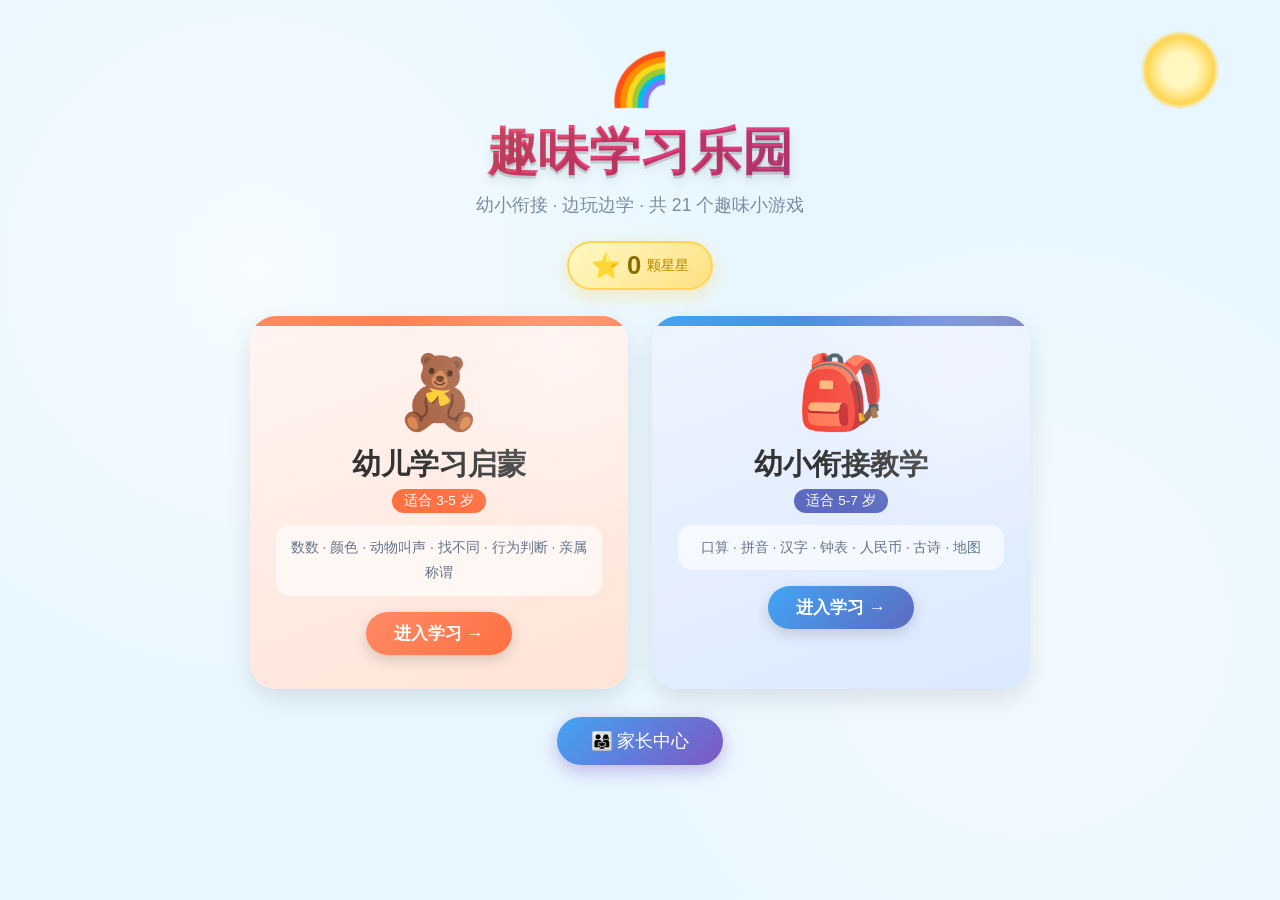
<file: index.html>
<!DOCTYPE html>
<html lang="zh-CN">
<head>
<meta charset="UTF-8">
<meta name="viewport" content="width=device-width, initial-scale=1.0">
<title>幼小衔接 · 趣味学习乐园</title>
<link rel="stylesheet" href="style.css">
</head>
<body>
<!-- ===== 分类首页 ===== -->
<div id="menuScreen" class="screen active">
  <div class="sky">
    <div class="sun"></div>
    <div class="cloud c1"></div>
    <div class="cloud c2"></div>
  </div>

  <header class="home-header">
    <div class="home-logo">🌈</div>
    <h1 class="title">趣味学习乐园</h1>
    <p class="subtitle">幼小衔接 · 边玩边学 · 共 21 个趣味小游戏</p>
    <div class="home-stars">
      <span class="home-stars-icon">⭐</span>
      <span class="home-stars-num" id="totalStars">0</span>
      <span class="home-stars-label">颗星星</span>
    </div>
  </header>

  <!-- 分类入口 -->
  <div class="category-grid">
    <a class="category-card cat-preschool" href="preschool.html">
      <div class="category-card-inner">
        <div class="category-emoji">🧸</div>
        <div class="category-name">幼儿学习启蒙</div>
        <div class="category-desc">适合 3-5 岁</div>
        <div class="category-games">数数 · 颜色 · 动物叫声 · 找不同 · 行为判断 · 亲属称谓</div>
        <div class="category-btn">进入学习 →</div>
      </div>
    </a>
    <a class="category-card cat-primary" href="primary.html">
      <div class="category-card-inner">
        <div class="category-emoji">🎒</div>
        <div class="category-name">幼小衔接教学</div>
        <div class="category-desc">适合 5-7 岁</div>
        <div class="category-games">口算 · 拼音 · 汉字 · 钟表 · 人民币 · 古诗 · 地图</div>
        <div class="category-btn">进入学习 →</div>
      </div>
    </a>
  </div>

  <footer class="home-footer">
    <button class="btn parent-btn" id="reportBtn">👨‍👩‍👧 家长中心</button>
  </footer>
</div>

<!-- ===== 家长中心弹层（菜单） ===== -->
<div id="parentMenu" class="parent-menu hidden">
  <div class="parent-menu-box">
    <div class="parent-menu-title">👨‍👩‍👧 家长中心</div>
    <button class="parent-menu-item" id="parentReportBtn">📊 学习报告</button>
    <button class="parent-menu-item danger" id="parentResetBtn">🔄 重置星星</button>
    <button class="parent-menu-item danger" id="parentResetAllBtn">🗑️ 清除全部记录</button>
    <button class="parent-menu-item cancel" id="parentMenuCancel">✖ 关闭</button>
  </div>
</div>

<!-- ===== 家长学习报告屏 ===== -->
<div id="reportScreen" class="screen">
  <div class="game-topbar">
    <button class="btn back-btn" id="reportBackBtn">← 返回首页</button>
    <div class="game-title">📊 家长学习报告</div>
    <div class="game-score">⭐ <span id="reportTotalStars">0</span></div>
  </div>
  <div class="report-summary" id="reportSummary"></div>
  <div class="report-body">
    <div class="report-panel">
      <div class="report-panel-title">能力雷达图</div>
      <canvas id="radarCanvas" width="360" height="300"></canvas>
      <div class="radar-legend" id="radarLegend"></div>
    </div>
    <div class="report-panel">
      <div class="report-panel-title">各游戏表现</div>
      <div class="report-list" id="reportList"></div>
    </div>
  </div>
  <div class="report-actions">
    <button class="btn ghost-btn" id="reportResetBtn">🗑️ 清除全部记录</button>
  </div>
</div>

<!-- ===== 游戏容器（首页不直接用，但保留以防万一） ===== -->
<div id="gameScreen" class="screen">
  <div class="game-topbar">
    <button class="btn back-btn" id="backBtn">← 返回</button>
    <div class="game-title" id="gameTitle"></div>
    <div class="game-score">⭐ <span id="gameStars">0</span></div>
  </div>
  <div id="gameArea"></div>
</div>

<!-- ===== 弹窗 ===== -->
<div id="modal" class="modal hidden">
  <div class="modal-box">
    <div class="modal-emoji" id="modalEmoji">🎉</div>
    <div class="modal-title" id="modalTitle"></div>
    <div class="modal-text" id="modalText"></div>
    <button class="btn primary-btn" id="modalBtn">再来一局</button>
    <button class="btn ghost-btn" id="modalBackBtn">返回首页</button>
  </div>
</div>

<!-- 音效 -->
<audio id="snd-correct" preload="auto"></audio>
<audio id="snd-wrong" preload="auto"></audio>
<audio id="snd-win" preload="auto"></audio>
<audio id="snd-click" preload="auto"></audio>

<script src="game.js"></script>
</body>
</html>
</file>
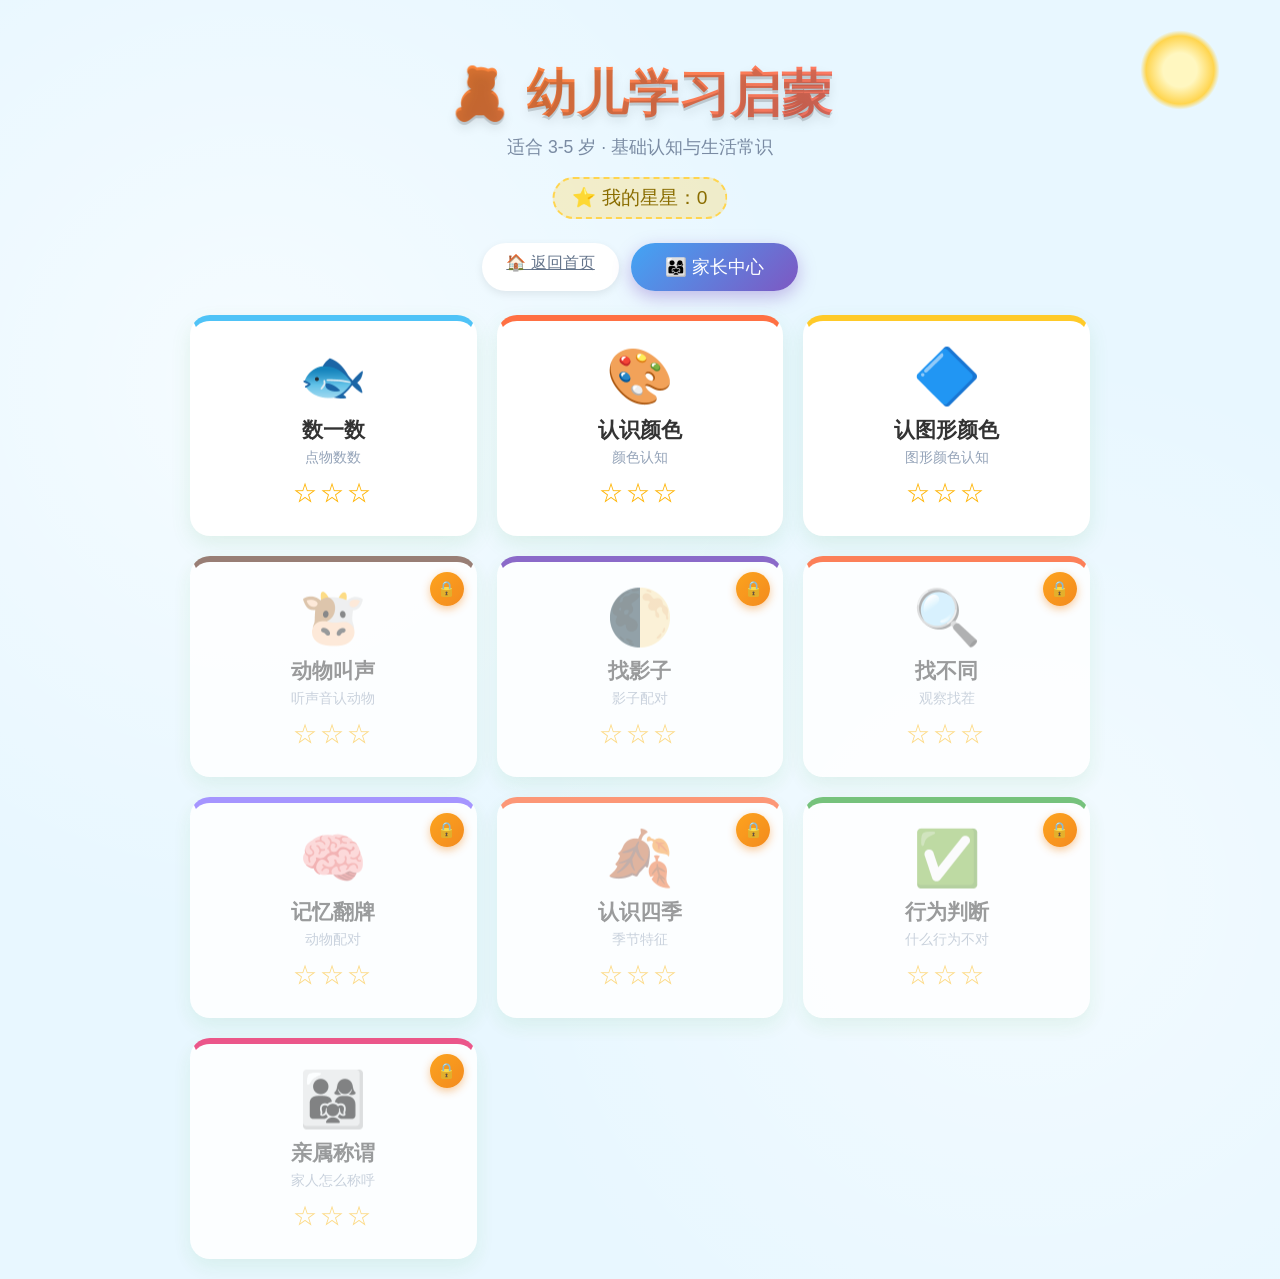
<file: preschool.html>
<!DOCTYPE html>
<html lang="zh-CN">
<head>
<meta charset="UTF-8">
<meta name="viewport" content="width=device-width, initial-scale=1.0">
<title>幼儿学习启蒙 · 趣味学习乐园</title>
<link rel="stylesheet" href="style.css">
</head>
<body>
<!-- ===== 幼儿学习启蒙菜单 ===== -->
<div id="menuScreen" class="screen active">
  <div class="sky">
    <div class="sun"></div>
    <div class="cloud c1"></div>
    <div class="cloud c2"></div>
  </div>
  <h1 class="title">🧸 幼儿学习启蒙</h1>
  <p class="subtitle">适合 3-5 岁 · 基础认知与生活常识</p>
  <div class="star-total">⭐ 我的星星：<span id="totalStars">0</span></div>
  <div class="page-actions">
    <a class="btn back-btn" href="index.html">🏠 返回首页</a>
    <button class="btn parent-btn" id="reportBtn">👨‍👩‍👧 家长中心</button>
  </div>
  <div class="menu-grid">
    <div class="card" data-game="count">
      <div class="card-icon">🐟</div>
      <div class="card-name">数一数</div>
      <div class="card-desc">点物数数</div>
      <div class="card-stars" id="stars-count">☆☆☆</div>
    </div>
    <div class="card" data-game="colors">
      <div class="card-icon">🎨</div>
      <div class="card-name">认识颜色</div>
      <div class="card-desc">颜色认知</div>
      <div class="card-stars" id="stars-colors">☆☆☆</div>
    </div>
    <div class="card" data-game="shapes">
      <div class="card-icon">🔷</div>
      <div class="card-name">认图形颜色</div>
      <div class="card-desc">图形颜色认知</div>
      <div class="card-stars" id="stars-shapes">☆☆☆</div>
    </div>
    <div class="card" data-game="animal">
      <div class="card-icon">🐮</div>
      <div class="card-name">动物叫声</div>
      <div class="card-desc">听声音认动物</div>
      <div class="card-stars" id="stars-animal">☆☆☆</div>
    </div>
    <div class="card" data-game="shadow">
      <div class="card-icon">🌓</div>
      <div class="card-name">找影子</div>
      <div class="card-desc">影子配对</div>
      <div class="card-stars" id="stars-shadow">☆☆☆</div>
    </div>
    <div class="card" data-game="spot">
      <div class="card-icon">🔍</div>
      <div class="card-name">找不同</div>
      <div class="card-desc">观察找茬</div>
      <div class="card-stars" id="stars-spot">☆☆☆</div>
    </div>
    <div class="card" data-game="memory">
      <div class="card-icon">🧠</div>
      <div class="card-name">记忆翻牌</div>
      <div class="card-desc">动物配对</div>
      <div class="card-stars" id="stars-memory">☆☆☆</div>
    </div>
    <div class="card" data-game="season">
      <div class="card-icon">🍂</div>
      <div class="card-name">认识四季</div>
      <div class="card-desc">季节特征</div>
      <div class="card-stars" id="stars-season">☆☆☆</div>
    </div>
    <div class="card" data-game="behavior">
      <div class="card-icon">✅</div>
      <div class="card-name">行为判断</div>
      <div class="card-desc">什么行为不对</div>
      <div class="card-stars" id="stars-behavior">☆☆☆</div>
    </div>
    <div class="card" data-game="family">
      <div class="card-icon">👨‍👩‍👧</div>
      <div class="card-name">亲属称谓</div>
      <div class="card-desc">家人怎么称呼</div>
      <div class="card-stars" id="stars-family">☆☆☆</div>
    </div>
  </div>
</div>

<!-- ===== 家长中心弹层（菜单） ===== -->
<div id="parentMenu" class="parent-menu hidden">
  <div class="parent-menu-box">
    <div class="parent-menu-title">👨‍👩‍👧 家长中心</div>
    <button class="parent-menu-item" id="parentReportBtn">📊 学习报告</button>
    <button class="parent-menu-item danger" id="parentResetBtn">🔄 重置星星</button>
    <button class="parent-menu-item danger" id="parentResetAllBtn">🗑️ 清除全部记录</button>
    <button class="parent-menu-item cancel" id="parentMenuCancel">✖ 关闭</button>
  </div>
</div>

<!-- ===== 家长学习报告屏 ===== -->
<div id="reportScreen" class="screen">
  <div class="game-topbar">
    <button class="btn back-btn" id="reportBackBtn">← 返回</button>
    <div class="game-title">📊 学习报告</div>
    <div class="game-score">⭐ <span id="reportTotalStars">0</span></div>
  </div>
  <div class="report-summary" id="reportSummary"></div>
  <div class="report-body">
    <div class="report-panel">
      <div class="report-panel-title">能力雷达图</div>
      <canvas id="radarCanvas" width="360" height="300"></canvas>
      <div class="radar-legend" id="radarLegend"></div>
    </div>
    <div class="report-panel">
      <div class="report-panel-title">各游戏表现</div>
      <div class="report-list" id="reportList"></div>
    </div>
  </div>
  <div class="report-actions">
    <button class="btn ghost-btn" id="reportResetBtn">🗑️ 清除全部记录</button>
  </div>
</div>

<!-- ===== 游戏容器 ===== -->
<div id="gameScreen" class="screen">
  <div class="game-topbar">
    <button class="btn back-btn" id="backBtn">← 返回</button>
    <div class="game-title" id="gameTitle"></div>
    <div class="game-score">⭐ <span id="gameStars">0</span></div>
  </div>
  <div id="gameArea"></div>
</div>

<!-- ===== 弹窗 ===== -->
<div id="modal" class="modal hidden">
  <div class="modal-box">
    <div class="modal-emoji" id="modalEmoji">🎉</div>
    <div class="modal-title" id="modalTitle"></div>
    <div class="modal-text" id="modalText"></div>
    <button class="btn primary-btn" id="modalBtn">再来一局</button>
    <button class="btn ghost-btn" id="modalBackBtn">返回首页</button>
  </div>
</div>

<!-- 音效 -->
<audio id="snd-correct" preload="auto"></audio>
<audio id="snd-wrong" preload="auto"></audio>
<audio id="snd-win" preload="auto"></audio>
<audio id="snd-click" preload="auto"></audio>

<script src="game.js"></script>
</body>
</html>
</file>
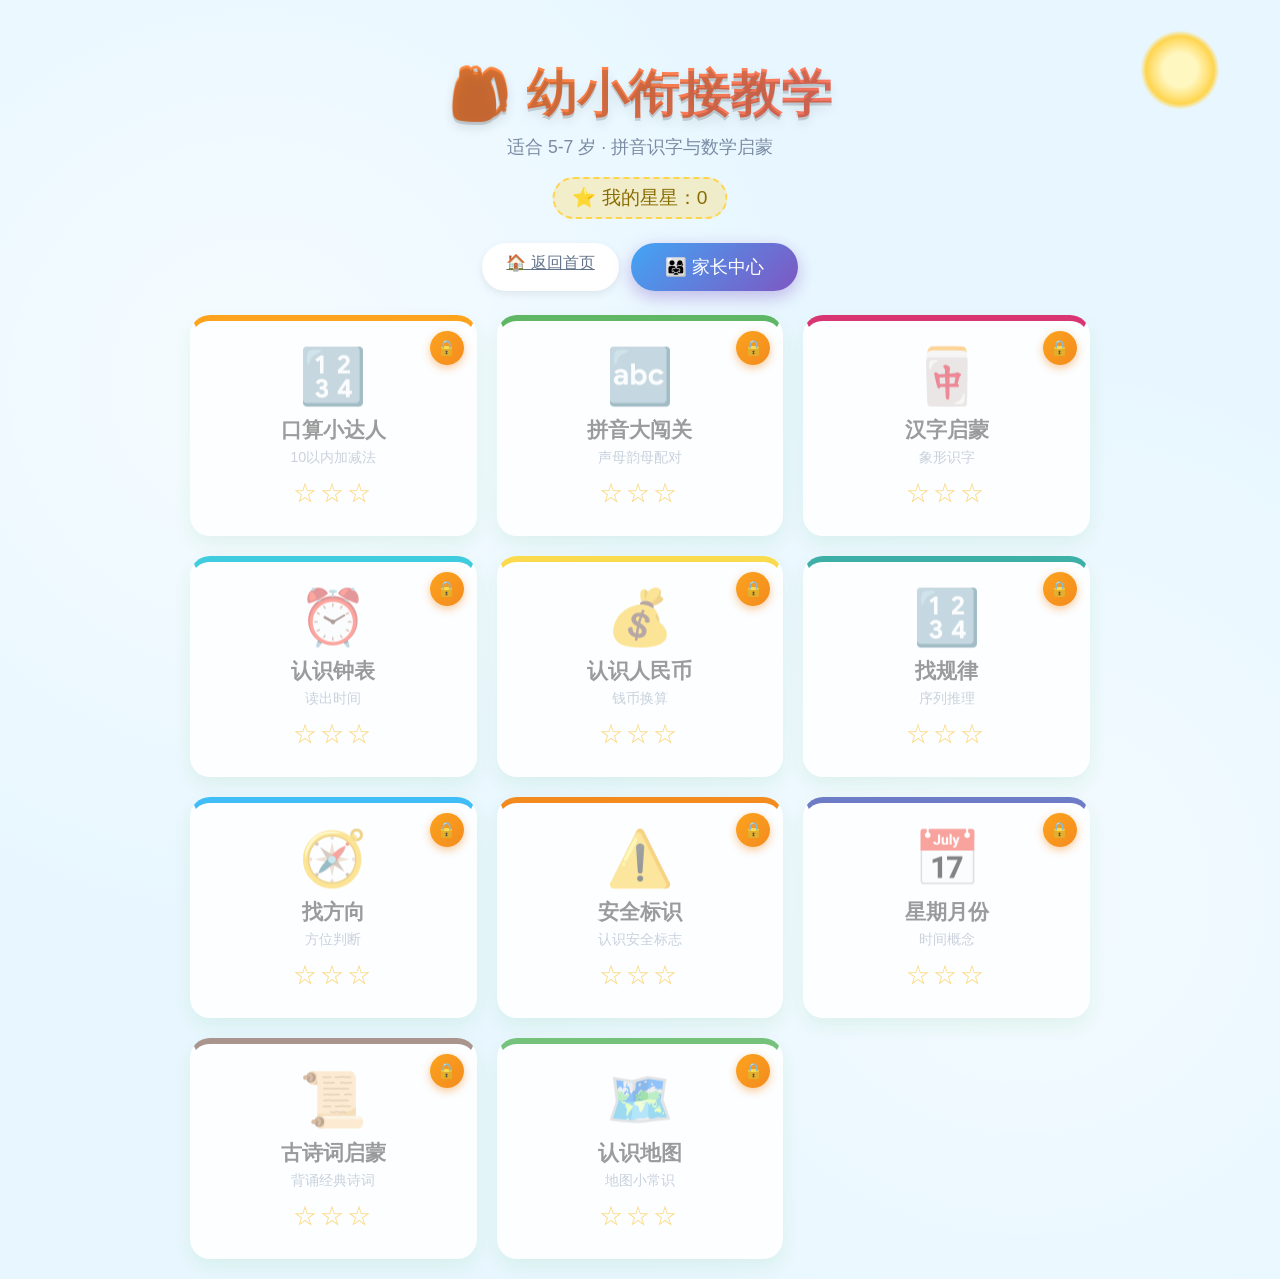
<file: primary.html>
<!DOCTYPE html>
<html lang="zh-CN">
<head>
<meta charset="UTF-8">
<meta name="viewport" content="width=device-width, initial-scale=1.0">
<title>幼小衔接教学 · 趣味学习乐园</title>
<link rel="stylesheet" href="style.css">
</head>
<body>
<!-- ===== 幼小衔接教学菜单 ===== -->
<div id="menuScreen" class="screen active">
  <div class="sky">
    <div class="sun"></div>
    <div class="cloud c1"></div>
    <div class="cloud c2"></div>
  </div>
  <h1 class="title">🎒 幼小衔接教学</h1>
  <p class="subtitle">适合 5-7 岁 · 拼音识字与数学启蒙</p>
  <div class="star-total">⭐ 我的星星：<span id="totalStars">0</span></div>
  <div class="page-actions">
    <a class="btn back-btn" href="index.html">🏠 返回首页</a>
    <button class="btn parent-btn" id="reportBtn">👨‍👩‍👧 家长中心</button>
  </div>
  <div class="menu-grid">
    <div class="card" data-game="math">
      <div class="card-icon">🔢</div>
      <div class="card-name">口算小达人</div>
      <div class="card-desc">10以内加减法</div>
      <div class="card-stars" id="stars-math">☆☆☆</div>
    </div>
    <div class="card" data-game="pinyin">
      <div class="card-icon">🔤</div>
      <div class="card-name">拼音大闯关</div>
      <div class="card-desc">声母韵母配对</div>
      <div class="card-stars" id="stars-pinyin">☆☆☆</div>
    </div>
    <div class="card" data-game="hanzi">
      <div class="card-icon">🀄</div>
      <div class="card-name">汉字启蒙</div>
      <div class="card-desc">象形识字</div>
      <div class="card-stars" id="stars-hanzi">☆☆☆</div>
    </div>
    <div class="card" data-game="clock">
      <div class="card-icon">⏰</div>
      <div class="card-name">认识钟表</div>
      <div class="card-desc">读出时间</div>
      <div class="card-stars" id="stars-clock">☆☆☆</div>
    </div>
    <div class="card" data-game="money">
      <div class="card-icon">💰</div>
      <div class="card-name">认识人民币</div>
      <div class="card-desc">钱币换算</div>
      <div class="card-stars" id="stars-money">☆☆☆</div>
    </div>
    <div class="card" data-game="pattern">
      <div class="card-icon">🔢</div>
      <div class="card-name">找规律</div>
      <div class="card-desc">序列推理</div>
      <div class="card-stars" id="stars-pattern">☆☆☆</div>
    </div>
    <div class="card" data-game="direction">
      <div class="card-icon">🧭</div>
      <div class="card-name">找方向</div>
      <div class="card-desc">方位判断</div>
      <div class="card-stars" id="stars-direction">☆☆☆</div>
    </div>
    <div class="card" data-game="safety">
      <div class="card-icon">⚠️</div>
      <div class="card-name">安全标识</div>
      <div class="card-desc">认识安全标志</div>
      <div class="card-stars" id="stars-safety">☆☆☆</div>
    </div>
    <div class="card" data-game="calendar">
      <div class="card-icon">📅</div>
      <div class="card-name">星期月份</div>
      <div class="card-desc">时间概念</div>
      <div class="card-stars" id="stars-calendar">☆☆☆</div>
    </div>
    <div class="card" data-game="poem">
      <div class="card-icon">📜</div>
      <div class="card-name">古诗词启蒙</div>
      <div class="card-desc">背诵经典诗词</div>
      <div class="card-stars" id="stars-poem">☆☆☆</div>
    </div>
    <div class="card" data-game="map">
      <div class="card-icon">🗺️</div>
      <div class="card-name">认识地图</div>
      <div class="card-desc">地图小常识</div>
      <div class="card-stars" id="stars-map">☆☆☆</div>
    </div>
  </div>
</div>

<!-- ===== 家长中心弹层（菜单） ===== -->
<div id="parentMenu" class="parent-menu hidden">
  <div class="parent-menu-box">
    <div class="parent-menu-title">👨‍👩‍👧 家长中心</div>
    <button class="parent-menu-item" id="parentReportBtn">📊 学习报告</button>
    <button class="parent-menu-item danger" id="parentResetBtn">🔄 重置星星</button>
    <button class="parent-menu-item danger" id="parentResetAllBtn">🗑️ 清除全部记录</button>
    <button class="parent-menu-item cancel" id="parentMenuCancel">✖ 关闭</button>
  </div>
</div>

<!-- ===== 家长学习报告屏 ===== -->
<div id="reportScreen" class="screen">
  <div class="game-topbar">
    <button class="btn back-btn" id="reportBackBtn">← 返回</button>
    <div class="game-title">📊 学习报告</div>
    <div class="game-score">⭐ <span id="reportTotalStars">0</span></div>
  </div>
  <div class="report-summary" id="reportSummary"></div>
  <div class="report-body">
    <div class="report-panel">
      <div class="report-panel-title">能力雷达图</div>
      <canvas id="radarCanvas" width="360" height="300"></canvas>
      <div class="radar-legend" id="radarLegend"></div>
    </div>
    <div class="report-panel">
      <div class="report-panel-title">各游戏表现</div>
      <div class="report-list" id="reportList"></div>
    </div>
  </div>
  <div class="report-actions">
    <button class="btn ghost-btn" id="reportResetBtn">🗑️ 清除全部记录</button>
  </div>
</div>

<!-- ===== 游戏容器 ===== -->
<div id="gameScreen" class="screen">
  <div class="game-topbar">
    <button class="btn back-btn" id="backBtn">← 返回</button>
    <div class="game-title" id="gameTitle"></div>
    <div class="game-score">⭐ <span id="gameStars">0</span></div>
  </div>
  <div id="gameArea"></div>
</div>

<!-- ===== 弹窗 ===== -->
<div id="modal" class="modal hidden">
  <div class="modal-box">
    <div class="modal-emoji" id="modalEmoji">🎉</div>
    <div class="modal-title" id="modalTitle"></div>
    <div class="modal-text" id="modalText"></div>
    <button class="btn primary-btn" id="modalBtn">再来一局</button>
    <button class="btn ghost-btn" id="modalBackBtn">返回首页</button>
  </div>
</div>

<!-- 音效 -->
<audio id="snd-correct" preload="auto"></audio>
<audio id="snd-wrong" preload="auto"></audio>
<audio id="snd-win" preload="auto"></audio>
<audio id="snd-click" preload="auto"></audio>

<script src="game.js"></script>
</body>
</html>
</file>
<file: style.css>
/* ===== 基础 ===== */
* { margin: 0; padding: 0; box-sizing: border-box; }
:root {
  --green: #4caf50;
  --green-dark: #388e3c;
  --orange: #ff9800;
  --pink: #ff6b9d;
  --blue: #4fc3f7;
  --purple: #9c88ff;
  --yellow: #ffd54f;
  --bg: #e8f7ff;
}
body {
  font-family: "PingFang SC", "Microsoft YaHei", "Segoe UI", sans-serif;
  background: var(--bg);
  min-height: 100vh;
  overflow-x: hidden;
  user-select: none;
  -webkit-user-select: none;
  background-image: radial-gradient(circle at 20% 30%, rgba(255,255,255,.6) 0%, transparent 40%),
                    radial-gradient(circle at 80% 70%, rgba(255,255,255,.5) 0%, transparent 40%);
}

/* ===== 屏幕切换 ===== */
.screen { display: none; min-height: 100vh; padding: 20px; position: relative; }
.screen.active { display: block; animation: fadeIn .4s ease; }
@keyframes fadeIn { from { opacity: 0; transform: translateY(10px); } to { opacity: 1; transform: none; } }
.hidden { display: none !important; }

/* ===== 主菜单 ===== */
.sky { position: absolute; inset: 0; overflow: hidden; pointer-events: none; }
.sun {
  position: absolute; top: 30px; right: 60px; width: 80px; height: 80px;
  background: radial-gradient(circle, #fff7c0 30%, var(--yellow) 60%, transparent 70%);
  border-radius: 50%; animation: spin 24s linear infinite;
}
@keyframes spin { to { transform: rotate(360deg); } }
.cloud {
  position: absolute; background: rgba(255,255,255,.85); border-radius: 50px;
  animation: drift linear infinite;
}
.c1 { width: 120px; height: 40px; top: 70px; left: -150px; animation-duration: 40s; }
.c1::before { content: ''; position: absolute; width: 50px; height: 50px; background: inherit; border-radius: 50%; top: -25px; left: 20px; }
.c1::after { content: ''; position: absolute; width: 35px; height: 35px; background: inherit; border-radius: 50%; top: -15px; left: 60px; }
.c2 { width: 90px; height: 30px; top: 180px; left: -120px; animation-duration: 55s; animation-delay: -20s; }
.c2::before { content: ''; position: absolute; width: 40px; height: 40px; background: inherit; border-radius: 50%; top: -20px; left: 15px; }
.c2::after { content: ''; position: absolute; width: 28px; height: 28px; background: inherit; border-radius: 50%; top: -12px; left: 45px; }
@keyframes drift { to { transform: translateX(calc(100vw + 200px)); } }

.title {
  text-align: center; font-size: clamp(2rem, 6vw, 3.2rem);
  color: #fff; text-shadow: 0 3px 0 rgba(0,0,0,.15), 0 6px 12px rgba(0,0,0,.1);
  padding-top: 40px; position: relative; z-index: 1;
  background: linear-gradient(135deg, var(--orange), var(--pink));
  -webkit-background-clip: text; background-clip: text; -webkit-text-fill-color: transparent;
}
.subtitle { text-align: center; color: #7a8ba3; font-size: 1.1rem; margin: 6px 0 18px; position: relative; z-index: 1; }
.star-total {
  text-align: center; font-size: 1.2rem; color: #8a6d00; background: rgba(255,213,79,.3);
  display: inline-block; padding: 6px 18px; border-radius: 30px; margin: 0 auto 24px;
  position: relative; z-index: 1; left: 50%; transform: translateX(-50%);
  border: 2px dashed var(--yellow);
}

.menu-grid {
  display: grid; grid-template-columns: repeat(auto-fit, minmax(220px, 1fr));
  gap: 20px; max-width: 900px; margin: 0 auto; position: relative; z-index: 1;
}
.card {
  background: #fff; border-radius: 20px; padding: 24px 16px; text-align: center;
  box-shadow: 0 8px 20px rgba(76,175,80,.12); cursor: pointer;
  transition: transform .2s, box-shadow .2s; border: 3px solid transparent;
}
.card:hover { transform: translateY(-6px) scale(1.03); box-shadow: 0 14px 30px rgba(76,175,80,.25); }
.card:active { transform: scale(.96); }
.card-icon { font-size: 3.4rem; margin-bottom: 8px; animation: bounce 2s infinite; }
.card:nth-child(1) .card-icon { animation-delay: 0s; }
.card:nth-child(2) .card-icon { animation-delay: .3s; }
.card:nth-child(3) .card-icon { animation-delay: .6s; }
.card:nth-child(4) .card-icon { animation-delay: .9s; }
@keyframes bounce { 0%,100% { transform: translateY(0); } 50% { transform: translateY(-8px); } }
.card-name { font-size: 1.3rem; font-weight: 700; color: #333; margin-bottom: 4px; }
.card-desc { color: #94a3b8; font-size: .9rem; margin-bottom: 10px; }
.card-stars { font-size: 1.5rem; color: #ffb300; letter-spacing: 3px; }
.card[data-game="math"] { border-top: 6px solid var(--orange); }
.card[data-game="count"] { border-top: 6px solid var(--blue); }
.card[data-game="pinyin"] { border-top: 6px solid var(--green); }
.card[data-game="memory"] { border-top: 6px solid var(--purple); }
.card[data-game="clock"] { border-top: 6px solid #26c6da; }
.card[data-game="spot"] { border-top: 6px solid #ff7043; }
.card[data-game="hanzi"] { border-top: 6px solid #d81b60; }
.card[data-game="money"] { border-top: 6px solid #fdd835; }
.card[data-game="pattern"] { border-top: 6px solid #26a69a; }
.card[data-game="season"] { border-top: 6px solid #ff8a65; }
.card[data-game="shadow"] { border-top: 6px solid #7e57c2; }
.card[data-game="shapes"] { border-top: 6px solid #ffca28; }
.card[data-game="direction"] { border-top: 6px solid #29b6f6; }
.card[data-game="family"] { border-top: 6px solid #ec407a; }
.card[data-game="behavior"] { border-top: 6px solid #66bb6a; }
.card[data-game="animal"] { border-top: 6px solid #8d6e63; }
.card[data-game="safety"] { border-top: 6px solid #f57c00; }
.card[data-game="calendar"] { border-top: 6px solid #5c6bc0; }
.card[data-game="poem"] { border-top: 6px solid #a1887f; }
.card[data-game="map"] { border-top: 6px solid #66bb6a; }
.card[data-game="colors"] { border-top: 6px solid #ff7043; }

.reset-btn {
  display: block; margin: 30px auto 0; background: #fff; color: #94a3b8;
  border: 2px dashed #cbd5e1; border-radius: 20px; padding: 8px 22px;
  cursor: pointer; font-size: .9rem; transition: .2s; position: relative; z-index: 1;
}
.reset-btn:hover { background: #fff5f5; color: var(--pink); border-color: var(--pink); }

/* ===== 游戏顶栏 ===== */
.game-topbar {
  display: flex; align-items: center; justify-content: space-between;
  max-width: 800px; margin: 0 auto 16px; gap: 12px; flex-wrap: wrap;
}
.game-title { font-size: 1.5rem; font-weight: 800; color: #333; }
.game-score {
  background: linear-gradient(135deg, #fff3c4, #ffe082); padding: 6px 16px;
  border-radius: 30px; font-weight: 700; color: #8a6d00; box-shadow: 0 3px 8px rgba(255,213,79,.4);
}

/* ===== 按钮 ===== */
.btn {
  border: none; border-radius: 30px; padding: 10px 24px; font-size: 1rem;
  cursor: pointer; transition: transform .15s, box-shadow .15s; font-family: inherit;
}
.btn:hover { transform: translateY(-2px); }
.btn:active { transform: scale(.94); }
.back-btn { background: #fff; color: #64748b; box-shadow: 0 3px 8px rgba(0,0,0,.08); }
.primary-btn {
  background: linear-gradient(135deg, var(--orange), #ff7043); color: #fff;
  font-size: 1.15rem; padding: 12px 34px; box-shadow: 0 6px 16px rgba(255,112,67,.4);
}
.ghost-btn { background: #f1f5f9; color: #64748b; margin-left: 10px; }

/* ===== 游戏区 ===== */
#gameArea { max-width: 800px; margin: 0 auto; }
.game-hint { text-align: center; font-size: 1.4rem; color: #475569; margin: 10px 0 20px; font-weight: 600; }
.option-grid {
  display: grid; grid-template-columns: repeat(auto-fit, minmax(110px, 1fr));
  gap: 16px; max-width: 560px; margin: 0 auto;
}
.option-btn {
  background: #fff; border: 3px solid #e2e8f0; border-radius: 18px;
  font-size: 1.6rem; font-weight: 700; color: #334155; padding: 22px 10px;
  cursor: pointer; transition: all .18s; box-shadow: 0 4px 10px rgba(0,0,0,.06);
}
.option-btn:hover { border-color: var(--blue); transform: translateY(-3px); box-shadow: 0 8px 18px rgba(79,195,247,.25); }
.option-btn:active { transform: scale(.93); }
.option-btn.correct { background: #e8f5e9; border-color: var(--green); animation: pop .4s; }
.option-btn.correct-highlight { background: #e8f5e9; border-color: var(--green); box-shadow: 0 0 0 4px rgba(76,175,80,.25); animation: pop .4s; }
.option-btn.wrong { background: #ffebee; border-color: #ef5350; animation: shake .4s; }
.option-btn.disabled { pointer-events: none; opacity: .75; }
@keyframes pop { 0% { transform: scale(1); } 50% { transform: scale(1.15); } 100% { transform: scale(1); } }
@keyframes shake { 0%,100% { transform: translateX(0); } 25% { transform: translateX(-8px); } 75% { transform: translateX(8px); } }

/* 数一数 */
.fish-pond {
  background: linear-gradient(180deg, #b3e5fc, #e1f5fe 70%, #c8e6c9);
  border-radius: 24px; padding: 30px 20px; margin: 0 auto 20px;
  max-width: 600px; display: flex; flex-wrap: wrap; gap: 14px; justify-content: center;
  min-height: 200px; box-shadow: inset 0 -8px 20px rgba(76,175,80,.15);
}
.fish {
  font-size: 2.6rem; cursor: pointer; transition: transform .2s;
  animation: swim 3s ease-in-out infinite;
}
.fish:hover { transform: scale(1.2) rotate(10deg); }
.fish.selected { transform: scale(1.2); filter: drop-shadow(0 0 8px rgba(255,213,79,.9)); animation: none; }
.fish.answered { opacity: .35; cursor: default; pointer-events: none; }
@keyframes swim { 0%,100% { transform: translateY(0) rotate(-3deg); } 50% { transform: translateY(-8px) rotate(3deg); } }
.count-input-row { text-align: center; margin: 10px 0; }
.count-input {
  width: 120px; padding: 12px; font-size: 1.6rem; text-align: center;
  border: 3px solid var(--blue); border-radius: 16px; outline: none; font-family: inherit;
}
.count-input:focus { border-color: var(--orange); box-shadow: 0 0 0 4px rgba(255,152,0,.15); }
.count-check {
  background: linear-gradient(135deg, var(--green), #66bb6a); color: #fff;
  font-size: 1.2rem; padding: 12px 30px; border-radius: 30px; cursor: pointer;
  border: none; box-shadow: 0 5px 12px rgba(76,175,80,.35); transition: .2s; margin-left: 10px;
}
.count-check:hover { transform: translateY(-2px); }
.count-check:active { transform: scale(.94); }

/* 拼音配对 */
.match-grid {
  display: grid; grid-template-columns: 1fr 1fr; gap: 24px; max-width: 640px; margin: 0 auto;
}
.match-col { display: flex; flex-direction: column; gap: 14px; }
.match-col-label { text-align: center; font-weight: 800; font-size: 1.1rem; color: #64748b; margin-bottom: 2px; }
.match-slot {
  background: #fff; border: 3px dashed #cbd5e1; border-radius: 16px; padding: 16px;
  text-align: center; font-size: 1.7rem; font-weight: 700; color: #475569;
  min-height: 64px; display: flex; align-items: center; justify-content: center;
  cursor: pointer; transition: .2s; position: relative;
}
.match-slot:hover { border-color: var(--purple); }
.match-slot.selected { border-color: var(--purple); border-style: solid; background: #f3f0ff; box-shadow: 0 0 0 4px rgba(156,136,255,.2); }
.match-slot.matched { border-color: var(--green); border-style: solid; background: #e8f5e9; color: var(--green-dark); pointer-events: none; }
.match-slot.wrong-flash { border-color: #ef5350; background: #ffebee; animation: shake .4s; }
.match-slot .badge {
  position: absolute; top: -10px; right: -10px; background: var(--green); color: #fff;
  font-size: .8rem; border-radius: 50%; width: 26px; height: 26px; display: flex; align-items: center; justify-content: center;
}

/* 记忆翻牌 */
.memory-grid {
  display: grid; grid-template-columns: repeat(4, 1fr); gap: 14px; max-width: 480px; margin: 0 auto;
}
.mem-card {
  aspect-ratio: 1 / 1.1; perspective: 600px; cursor: pointer;
}
.mem-inner {
  position: relative; width: 100%; height: 100%; transition: transform .45s;
  transform-style: preserve-3d; border-radius: 16px;
}
.mem-card.flipped .mem-inner { transform: rotateY(180deg); }
.mem-face {
  position: absolute; inset: 0; backface-visibility: hidden; -webkit-backface-visibility: hidden;
  border-radius: 16px; display: flex; align-items: center; justify-content: center; font-size: 2rem;
}
.mem-back {
  background: linear-gradient(135deg, var(--purple), #b388ff); color: #fff; font-size: 2.2rem;
  box-shadow: 0 4px 10px rgba(156,136,255,.35);
}
.mem-front {
  background: #fff; transform: rotateY(180deg); border: 3px solid #e2e8f0;
  box-shadow: 0 4px 10px rgba(0,0,0,.08);
}
.mem-card.matched .mem-inner { animation: pop .5s; }
.mem-card.matched .mem-front { border-color: var(--green); background: #e8f5e9; cursor: default; }
.mem-card.matched { pointer-events: none; }

/* ===== 弹窗 ===== */
.modal {
  position: fixed; inset: 0; background: rgba(30,41,59,.55); display: flex;
  align-items: center; justify-content: center; z-index: 100; backdrop-filter: blur(4px);
}
.modal-box {
  background: #fff; border-radius: 28px; padding: 36px 44px; text-align: center;
  max-width: 420px; width: 90%; box-shadow: 0 20px 60px rgba(0,0,0,.25);
  animation: popIn .4s cubic-bezier(.34,1.56,.64,1);
}
@keyframes popIn { from { transform: scale(.7); opacity: 0; } to { transform: scale(1); opacity: 1; } }
.modal-emoji { font-size: 4rem; animation: bounce 1.2s infinite; }
.modal-title { font-size: 1.8rem; font-weight: 800; color: #333; margin: 12px 0 6px; }
.modal-text { color: #64748b; font-size: 1.05rem; margin-bottom: 22px; line-height: 1.6; }
.modal-stars { font-size: 2.2rem; color: #ffb300; margin-bottom: 16px; letter-spacing: 6px; }

/* ===== 浮动星星动画 ===== */
.float-star {
  position: fixed; font-size: 1.8rem; pointer-events: none; z-index: 200;
  animation: floatUp 1.2s ease-out forwards;
}
@keyframes floatUp {
  0% { transform: translateY(0) scale(.6); opacity: 1; }
  100% { transform: translateY(-120px) scale(1.3); opacity: 0; }
}

/* ===== 认识钟表 ===== */
.clock-wrap { text-align: center; margin: 10px 0 20px; }
.clock-svg { width: 240px; height: 240px; filter: drop-shadow(0 8px 16px rgba(0,0,0,.15)); }
.clock-face { fill: #fff; stroke: #334155; stroke-width: 4; }
.clock-tick { stroke: #94a3b8; stroke-width: 2; }
.clock-tick.major { stroke: #334155; stroke-width: 3.5; }
.clock-hand-h { stroke: #334155; stroke-width: 7; stroke-linecap: round; }
.clock-hand-m { stroke: #475569; stroke-width: 4; stroke-linecap: round; }
.clock-center { fill: #ff7043; }

/* ===== 找不同 ===== */
.spot-scene {
  display: flex; gap: 20px; justify-content: center; flex-wrap: wrap; margin: 10px 0;
}
.spot-panel { position: relative; }
.spot-label { text-align: center; font-weight: 700; color: #64748b; margin-bottom: 4px; }
.spot-canvas {
  background: #fff; border: 3px solid #e2e8f0; border-radius: 16px;
  cursor: crosshair; display: block;
}
.spot-canvas.selected { border-color: var(--orange); box-shadow: 0 0 0 4px rgba(255,152,0,.2); }
.spot-bubble {
  position: absolute; width: 26px; height: 26px; border-radius: 50%;
  background: rgba(76,175,80,.9); color: #fff; font-size: 1rem; font-weight: 700;
  display: flex; align-items: center; justify-content: center;
  animation: popIn .3s; pointer-events: none; z-index: 2;
}

/* ===== 汉字启蒙 ===== */
.hanzi-quiz { text-align: center; }
.hanzi-big {
  font-size: 6rem; font-weight: 800; color: #334155; margin: 8px 0 4px;
  text-shadow: 0 4px 10px rgba(0,0,0,.08);
}
.hanzi-pic { font-size: 3.6rem; margin-bottom: 14px; animation: bounce 2s infinite; }
.hanzi-options { display: grid; grid-template-columns: repeat(auto-fit, minmax(120px, 1fr)); gap: 14px; max-width: 480px; margin: 0 auto; }
.hanzi-opt {
  background: #fff; border: 3px solid #f3d1e0; border-radius: 16px; padding: 16px 8px;
  font-size: 1.2rem; font-weight: 700; color: #4a4a4a; cursor: pointer; transition: .18s;
}
.hanzi-opt .hz { display: block; font-size: 2.4rem; margin-bottom: 4px; }
.hanzi-opt:hover { border-color: #d81b60; transform: translateY(-3px); }
.hanzi-opt.correct { background: #e8f5e9; border-color: var(--green); animation: pop .4s; }
.hanzi-opt.wrong { background: #ffebee; border-color: #ef5350; animation: shake .4s; }
.hanzi-opt.disabled { pointer-events: none; opacity: .7; }

/* ===== 认识人民币 ===== */
.money-display { text-align: center; margin: 10px 0 20px; }
.money-question {
  display: inline-block; background: linear-gradient(135deg, #fff9c4, #fff3cd);
  border: 3px solid #fdd835; border-radius: 20px; padding: 18px 34px;
  font-size: 1.8rem; font-weight: 800; color: #8d6e00; box-shadow: 0 6px 16px rgba(253,216,53,.3);
}
.money-options { display: grid; grid-template-columns: repeat(auto-fit, minmax(130px, 1fr)); gap: 14px; max-width: 560px; margin: 0 auto; }
.money-opt {
  background: #fff; border: 3px solid #e2e8f0; border-radius: 16px; padding: 14px 10px;
  font-size: 1.1rem; font-weight: 700; color: #334155; cursor: pointer; transition: .18s;
  text-align: center; box-shadow: 0 4px 10px rgba(0,0,0,.06);
}
.money-opt .coin { display: block; font-size: 2.2rem; margin-bottom: 4px; }
.money-opt:hover { border-color: #fdd835; transform: translateY(-3px); box-shadow: 0 8px 18px rgba(253,216,53,.3); }
.money-opt.correct { background: #e8f5e9; border-color: var(--green); animation: pop .4s; }
.money-opt.wrong { background: #ffebee; border-color: #ef5350; animation: shake .4s; }
.money-opt.disabled { pointer-events: none; opacity: .7; }

/* ===== 找规律 ===== */
.pattern-seq {
  display: flex; gap: 10px; justify-content: center; flex-wrap: wrap;
  margin: 16px 0 22px; padding: 20px; background: #fff; border-radius: 20px;
  border: 3px dashed #b2dfdb; max-width: 620px; margin-left: auto; margin-right: auto;
}
.pattern-item {
  width: 56px; height: 56px; display: flex; align-items: center; justify-content: center;
  background: linear-gradient(135deg, #e0f7fa, #b2ebf2); border-radius: 14px;
  font-size: 1.8rem; font-weight: 800; color: #00695c; box-shadow: 0 3px 8px rgba(38,166,154,.25);
  animation: popIn .3s;
}
.pattern-item.emoji-item { background: #fff3e0; font-size: 2rem; color: #e65100; }
.pattern-item.blank { background: #fff; border: 3px dashed #26a69a; color: #26a69a; animation: pulse 1.2s infinite; }
@keyframes pulse { 0%,100% { transform: scale(1); } 50% { transform: scale(1.12); } }
.pattern-options { display: grid; grid-template-columns: repeat(auto-fit, minmax(90px, 1fr)); gap: 12px; max-width: 480px; margin: 0 auto; }
.pattern-opt {
  background: #fff; border: 3px solid #b2dfdb; border-radius: 14px; padding: 12px 6px;
  font-size: 1.5rem; font-weight: 700; color: #334155; cursor: pointer; transition: .18s;
  box-shadow: 0 3px 8px rgba(0,0,0,.05);
}
.pattern-opt:hover { border-color: #26a69a; transform: translateY(-3px); }
.pattern-opt.correct { background: #e0f2f1; border-color: #26a69a; animation: pop .4s; }
.pattern-opt.wrong { background: #ffebee; border-color: #ef5350; animation: shake .4s; }
.pattern-opt.disabled { pointer-events: none; opacity: .7; }

/* ===== 响应式 ===== */
@media (max-width: 520px) {
  .option-grid { grid-template-columns: repeat(2, 1fr); }
  .memory-grid { grid-template-columns: repeat(4, 1fr); gap: 8px; }
  .mem-face { font-size: 1.5rem; }
  .match-grid { grid-template-columns: 1fr; gap: 12px; }
  .menu-grid { grid-template-columns: repeat(2, 1fr); gap: 12px; }
  .card-icon { font-size: 2.4rem; }
  .card-name { font-size: 1.05rem; }
  .fish { font-size: 2rem; }
  .clock-svg { width: 200px; height: 200px; }
  .spot-scene { flex-direction: column; align-items: center; }
  .hanzi-big { font-size: 4.5rem; }
}

/* ===== 认识四季 ===== */
.season-quiz { text-align: center; }
.season-big { font-size: 5.5rem; margin: 6px 0 8px; display: block; animation: bounce 2s infinite; }
.season-desc { font-size: 1.3rem; color: #475569; margin-bottom: 18px; }
.season-options { display: grid; grid-template-columns: repeat(auto-fit, minmax(120px, 1fr)); gap: 14px; max-width: 500px; margin: 0 auto; }
.season-opt {
  background: #fff; border: 3px solid #e2e8f0; border-radius: 18px; padding: 16px 8px;
  cursor: pointer; transition: .18s; box-shadow: 0 4px 10px rgba(0,0,0,.06);
}
.season-opt:hover { transform: translateY(-3px); box-shadow: 0 8px 18px rgba(255,138,101,.3); }
.season-opt .se-icon { display: block; font-size: 2.6rem; margin-bottom: 4px; }
.season-opt .se-name { font-size: 1.1rem; font-weight: 700; color: #334155; }
.season-opt.correct { background: #e8f5e9; border-color: var(--green); animation: pop .4s; }
.season-opt.wrong { background: #ffebee; border-color: #ef5350; animation: shake .4s; }
.season-opt.disabled { pointer-events: none; opacity: .7; }

/* ===== 找影子 ===== */
.shadow-grid {
  display: grid; grid-template-columns: 1fr 1fr; gap: 24px; max-width: 620px; margin: 0 auto;
}
.shadow-col { display: flex; flex-direction: column; gap: 12px; }
.shadow-col-label { text-align: center; font-weight: 800; font-size: 1.1rem; color: #64748b; }
.shadow-item {
  background: #fff; border: 3px dashed #cbd5e1; border-radius: 16px; min-height: 72px;
  display: flex; align-items: center; justify-content: center; font-size: 2.4rem;
  cursor: pointer; transition: .2s;
}
.shadow-item:hover { border-color: #7e57c2; }
.shadow-item.selected { border-color: #7e57c2; border-style: solid; background: #f3e5f5; box-shadow: 0 0 0 4px rgba(126,87,194,.2); }
.shadow-item.matched { border-color: var(--green); border-style: solid; background: #e8f5e9; pointer-events: none; opacity: .6; }
.shadow-item.shadow { background: #f5f3f0; color: #6b7280; filter: drop-shadow(0 0 0) grayscale(1); }
.shadow-item.wrong-flash { border-color: #ef5350; background: #ffebee; animation: shake .4s; }
.shadow-item .badge {
  position: absolute; top: -10px; right: -10px; background: var(--green); color: #fff;
  font-size: .8rem; border-radius: 50%; width: 26px; height: 26px; display: flex; align-items: center; justify-content: center;
}
.shadow-item { position: relative; }

/* ===== 菜单按钮组 ===== */
.menu-actions { display: flex; justify-content: center; gap: 14px; margin-top: 30px; flex-wrap: wrap; position: relative; z-index: 1; }
.report-btn {
  background: linear-gradient(135deg, #42a5f5, #7e57c2); color: #fff;
  padding: 10px 24px; border-radius: 30px; box-shadow: 0 5px 14px rgba(126,87,194,.35);
}

/* ===== 认图形/颜色 ===== */
.shape-quiz { text-align: center; }
.shape-big { display: flex; gap: 16px; justify-content: center; margin: 12px 0; }
.shape-symbol { width: 90px; height: 90px; display: inline-flex; align-items: center; justify-content: center; border-radius: 18px; background: #fff; box-shadow: 0 6px 16px rgba(0,0,0,.08); }
.shape-symbol .fig { width: 56px; height: 56px; }
.shape-options { display: grid; grid-template-columns: repeat(auto-fit, minmax(120px, 1fr)); gap: 14px; max-width: 540px; margin: 0 auto; }
.shape-opt {
  background: #fff; border: 3px solid #e2e8f0; border-radius: 18px; padding: 14px 8px;
  cursor: pointer; transition: .18s; box-shadow: 0 4px 10px rgba(0,0,0,.06);
}
.shape-opt:hover { transform: translateY(-3px); box-shadow: 0 8px 18px rgba(255,202,40,.3); }
.shape-opt .swatch { width: 34px; height: 34px; border-radius: 8px; display: inline-block; margin-bottom: 4px; border: 2px solid rgba(0,0,0,.1); }
.shape-opt .sh-name { display: block; font-size: 1.05rem; font-weight: 700; color: #334155; }
.shape-opt.correct { background: #e8f5e9; border-color: var(--green); animation: pop .4s; }
.shape-opt.wrong { background: #ffebee; border-color: #ef5350; animation: shake .4s; }
.shape-opt.disabled { pointer-events: none; opacity: .7; }

/* ===== 找方向 ===== */
.dir-grid-wrap { text-align: center; margin: 10px 0 20px; }
.dir-grid {
  display: inline-grid; grid-template-columns: repeat(3, 84px); gap: 8px;
  background: linear-gradient(135deg, #e3f2fd, #bbdefb); padding: 14px; border-radius: 20px;
  box-shadow: inset 0 -4px 12px rgba(41,182,246,.25);
}
.dir-cell {
  width: 84px; height: 84px; background: #fff; border-radius: 14px;
  display: flex; align-items: center; justify-content: center; font-size: 2.4rem;
  box-shadow: 0 3px 8px rgba(0,0,0,.08);
}
.dir-cell.center { background: #fff9c4; border: 3px dashed #ffca28; }
.dir-cell.spotlight { animation: spotlight .8s ease; }
@keyframes spotlight { 0% { transform: scale(1); box-shadow: 0 0 0 0 rgba(255,87,34,.6); } 100% { transform: scale(1.05); box-shadow: 0 0 0 18px rgba(255,87,34,0); } }
.dir-question { font-size: 1.5rem; font-weight: 700; color: #334155; margin-bottom: 16px; }

/* ===== 家长报告 ===== */
.report-summary {
  display: grid; grid-template-columns: repeat(auto-fit, minmax(160px, 1fr)); gap: 14px;
  max-width: 800px; margin: 0 auto 22px;
}
.report-stat {
  background: #fff; border-radius: 18px; padding: 16px; text-align: center;
  box-shadow: 0 5px 14px rgba(0,0,0,.07); border-top: 5px solid var(--blue);
}
.report-stat:nth-child(2) { border-top-color: var(--green); }
.report-stat:nth-child(3) { border-top-color: var(--orange); }
.report-stat:nth-child(4) { border-top-color: var(--purple); }
.report-stat .num { font-size: 2rem; font-weight: 800; color: #334155; }
.report-stat .lbl { font-size: .85rem; color: #94a3b8; margin-top: 4px; }
.report-body {
  display: grid; grid-template-columns: 1fr 1fr; gap: 20px; max-width: 800px; margin: 0 auto;
}
.report-panel {
  background: #fff; border-radius: 20px; padding: 20px; box-shadow: 0 5px 14px rgba(0,0,0,.07);
}
.report-panel-title { font-size: 1.15rem; font-weight: 800; color: #334155; margin-bottom: 12px; text-align: center; }
#radarCanvas { display: block; margin: 0 auto; max-width: 100%; }
.radar-legend { display: flex; flex-wrap: wrap; gap: 8px; justify-content: center; margin-top: 10px; }
.radar-legend span { font-size: .8rem; color: #64748b; display: inline-flex; align-items: center; gap: 4px; }
.radar-legend i { width: 12px; height: 12px; border-radius: 3px; display: inline-block; }
.report-list { max-height: 380px; overflow-y: auto; }
.report-row {
  display: flex; align-items: center; gap: 10px; padding: 10px 6px;
  border-bottom: 1px solid #f1f5f9;
}
.report-row:last-child { border-bottom: none; }
.report-row .g-icon { font-size: 1.5rem; }
.report-row .g-name { flex: 1; font-weight: 600; color: #334155; }
.report-row .g-rate { font-weight: 800; color: var(--green); }
.report-row .g-time { font-size: .8rem; color: #94a3b8; }
.report-row .g-bar { width: 70px; height: 8px; background: #e2e8f0; border-radius: 5px; overflow: hidden; }
.report-row .g-bar i { display: block; height: 100%; background: linear-gradient(90deg, var(--green), #66bb6a); border-radius: 5px; }
.report-row.noplay { opacity: .55; }
.report-actions { text-align: center; margin-top: 20px; }
@media (max-width: 640px) {
  .report-body { grid-template-columns: 1fr; }
  .dir-grid { grid-template-columns: repeat(3, 68px); }
  .dir-cell { width: 68px; height: 68px; font-size: 1.8rem; }
}
/* ===== 答错高亮正确答案 ===== */
.season-opt.correct-highlight { background: #e8f5e9; border-color: var(--green); box-shadow: 0 0 0 4px rgba(76,175,80,.25); animation: pop .4s; }
.shape-opt.correct-highlight { background: #e8f5e9; border-color: var(--green); box-shadow: 0 0 0 4px rgba(76,175,80,.25); animation: pop .4s; }
.hanzi-opt.correct-highlight { background: #e8f5e9; border-color: var(--green); box-shadow: 0 0 0 4px rgba(76,175,80,.25); animation: pop .4s; }
.money-opt.correct-highlight { background: #e8f5e9; border-color: var(--green); box-shadow: 0 0 0 4px rgba(76,175,80,.25); animation: pop .4s; }
.pattern-opt.correct-highlight { background: #e0f2f1; border-color: #26a69a; box-shadow: 0 0 0 4px rgba(38,166,154,.25); animation: pop .4s; }
.match-slot.matched-highlight { border-color: var(--green); border-style: solid; background: #e8f5e9; color: var(--green-dark); }
.shadow-item.matched-highlight { border-color: var(--green); border-style: solid; background: #e8f5e9; }

/* ===== 动物叫声 ===== */
.animal-display { text-align: center; margin: 6px 0 16px; }
.animal-demo {
  display: inline-block; font-size: 4.5rem; background: #fff3e0;
  border-radius: 24px; padding: 14px 30px; border: 3px solid #ffcc80;
  box-shadow: 0 8px 20px rgba(255,152,0,.25); animation: bounce 2s infinite;
}

/* ===== 安全标识 ===== */
.safety-sign {
  display: inline-block; font-size: 4rem; width: 100px; height: 100px; line-height: 100px;
  background: #fff; border: 4px solid #f57c00; border-radius: 50%;
  box-shadow: 0 8px 20px rgba(245,124,0,.3); margin: 6px 0 10px;
}

/* ===== 古诗词 ===== */
.poem-line {
  display: inline-block; font-size: 2rem; font-weight: 800; color: #4e342e;
  background: linear-gradient(135deg, #fdf6e3, #f5e6c8); border-radius: 16px;
  padding: 16px 30px; margin-bottom: 10px; box-shadow: 0 6px 16px rgba(0,0,0,.08);
  border-left: 6px solid #8d6e63;
}

/* ===== 认识颜色 - 色块选择 ===== */
.color-pick-grid {
  display: grid; grid-template-columns: repeat(4, 1fr); gap: 14px;
  max-width: 400px; margin: 0 auto 16px;
}
.color-pick {
  width: 100%; aspect-ratio: 1; border-radius: 18px; border: 3px solid rgba(0,0,0,.12);
  cursor: pointer; transition: .18s; box-shadow: 0 4px 10px rgba(0,0,0,.1);
}
.color-pick:hover { transform: scale(1.08); box-shadow: 0 8px 18px rgba(0,0,0,.2); }
.color-pick:active { transform: scale(.92); }
.color-pick.correct { border-color: var(--green); box-shadow: 0 0 0 4px rgba(76,175,80,.3); animation: pop .4s; }
.color-pick.wrong { border-color: #ef5350; box-shadow: 0 0 0 4px rgba(239,83,80,.3); animation: shake .4s; }
.color-pick.disabled { pointer-events: none; opacity: .7; }
.color-pick.correct-highlight { border-color: var(--green); box-shadow: 0 0 0 4px rgba(76,175,80,.3); animation: pop .4s; }

/* ===== 认识地图 ===== */
.map-emoji { font-size: 4rem; display: block; margin: 6px 0; }
@media (max-width: 520px) {
  .color-pick-grid { grid-template-columns: repeat(4, 1fr); gap: 8px; }
}

/* ===== 菜单分类区块 ===== */
.menu-section { max-width: 960px; margin: 0 auto 30px; position: relative; z-index: 1; }
.menu-section-title {
  text-align: center; font-size: 1.5rem; font-weight: 800; color: #fff;
  padding: 8px 24px; border-radius: 30px; display: inline-block;
  margin: 0 auto 4px; background: linear-gradient(135deg, #ff8a65, #ff7043);
  box-shadow: 0 5px 14px rgba(255,112,67,.3);
}
.menu-section:nth-of-type(2) .menu-section-title {
  background: linear-gradient(135deg, #42a5f5, #5c6bc0);
  box-shadow: 0 5px 14px rgba(92,107,192,.3);
}
.menu-section-title { display: block; width: fit-content; }
.menu-section-desc { text-align: center; color: #8a9bb5; font-size: .9rem; margin-bottom: 16px; }

/* ===== 分类首页入口 ===== */
.category-grid {
  display: grid; grid-template-columns: repeat(auto-fit, minmax(280px, 1fr));
  gap: 24px; max-width: 780px; margin: 0 auto 28px; position: relative; z-index: 1;
}
.category-card {
  background: #fff; border-radius: 24px; padding: 32px 24px; text-align: center;
  box-shadow: 0 10px 26px rgba(0,0,0,.1); cursor: pointer; display: block;
  transition: transform .2s, box-shadow .2s; text-decoration: none; position: relative; overflow: hidden;
}
.category-card:hover { transform: translateY(-8px) scale(1.02); box-shadow: 0 18px 40px rgba(0,0,0,.16); }
.category-card:active { transform: scale(.97); }
.category-card::before {
  content: ''; position: absolute; top: 0; left: 0; right: 0; height: 8px;
}
.cat-preschool::before { background: linear-gradient(90deg, #ff8a65, #ff7043); }
.cat-primary::before { background: linear-gradient(90deg, #42a5f5, #5c6bc0); }
.category-emoji { font-size: 4.5rem; animation: bounce 2s infinite; }
.cat-primary .category-emoji { animation-delay: .3s; }
.category-name { font-size: 1.7rem; font-weight: 800; color: #333; margin: 10px 0 4px; }
.category-desc { color: #94a3b8; font-size: 1rem; margin-bottom: 10px; }
.category-games { color: #64748b; font-size: .9rem; margin-bottom: 18px; line-height: 1.6; }
.category-btn {
  display: inline-block; color: #fff; padding: 10px 28px; border-radius: 30px;
  font-size: 1.05rem; font-weight: 700; box-shadow: 0 5px 14px rgba(0,0,0,.15);
}
.cat-preschool .category-btn { background: linear-gradient(135deg, #ff8a65, #ff7043); }
.cat-primary .category-btn { background: linear-gradient(135deg, #42a5f5, #5c6bc0); }

/* ===== 分类页顶部操作 ===== */
.page-actions {
  display: flex; justify-content: center; gap: 12px; margin: 0 auto 24px;
  flex-wrap: wrap; position: relative; z-index: 1;
}

@media (max-width: 520px) {
  .category-grid { grid-template-columns: 1fr; gap: 16px; }
  .category-emoji { font-size: 3.4rem; }
}

/* ===== 首页头部 ===== */
.home-header { position: relative; z-index: 1; text-align: center; padding-top: 30px; }
.home-logo { font-size: 3.2rem; animation: bounce 2s infinite; }
.home-header .title {
  padding-top: 8px;
  background: linear-gradient(135deg, #ff8a65, #ec407a, #ab47bc);
  -webkit-background-clip: text; background-clip: text; -webkit-text-fill-color: transparent;
}
.home-header .subtitle { color: #7a8ba3; }
.home-stars {
  display: inline-flex; align-items: center; gap: 6px;
  background: linear-gradient(135deg, #fff9c4, #ffe082); border: 2px solid #ffd54f;
  border-radius: 40px; padding: 8px 22px; margin-top: 6px;
  box-shadow: 0 6px 18px rgba(255,213,79,.4);
}
.home-stars-icon { font-size: 1.5rem; }
.home-stars-num { font-size: 1.6rem; font-weight: 800; color: #8a6d00; }
.home-stars-label { font-size: .9rem; color: #b58900; }

/* ===== 分类大卡片（增强） ===== */
.category-grid { margin-top: 26px; }
.category-card { border-radius: 26px; padding: 0; overflow: hidden; }
.category-card-inner { padding: 34px 26px; position: relative; }
.category-card::after {
  content: ''; position: absolute; inset: 0;
  background: radial-gradient(circle at 85% 15%, rgba(255,255,255,.35), transparent 40%);
  pointer-events: none;
}
.cat-preschool { background: linear-gradient(160deg, #fff5f2, #ffe3d6); }
.cat-primary { background: linear-gradient(160deg, #eef4ff, #dbe9ff); }
.category-card::before { height: 10px; border-radius: 26px 26px 0 0; }
.cat-preschool::before { background: linear-gradient(90deg, #ff8a65, #ff7043); }
.cat-primary::before { background: linear-gradient(90deg, #42a5f5, #5c6bc0); }
.category-name { font-size: 1.8rem; }
.category-desc {
  display: inline-block; color: #fff; font-size: .85rem; padding: 3px 12px; border-radius: 20px; margin-bottom: 12px;
}
.cat-preschool .category-desc { background: #ff7043; }
.cat-primary .category-desc { background: #5c6bc0; }
.category-games { font-size: .88rem; line-height: 1.8; background: rgba(255,255,255,.65); border-radius: 14px; padding: 10px 14px; margin-bottom: 16px; }

/* ===== 首页底部 ===== */
.home-footer { text-align: center; margin-top: 26px; position: relative; z-index: 1; }
.parent-btn {
  background: linear-gradient(135deg, #42a5f5, #7e57c2); color: #fff;
  padding: 12px 34px; border-radius: 40px; font-size: 1.1rem;
  box-shadow: 0 6px 18px rgba(126,87,194,.4);
}

/* ===== 家长中心弹层 ===== */
.parent-menu {
  position: fixed; inset: 0; background: rgba(30,41,59,.55); z-index: 300;
  display: flex; align-items: center; justify-content: center; backdrop-filter: blur(4px);
}
.parent-menu-box {
  background: #fff; border-radius: 24px; padding: 26px 22px; width: 320px; max-width: 90%;
  box-shadow: 0 20px 60px rgba(0,0,0,.25); animation: popIn .35s cubic-bezier(.34,1.56,.64,1);
}
.parent-menu-title { text-align: center; font-size: 1.4rem; font-weight: 800; color: #334155; margin-bottom: 18px; }
.parent-menu-item {
  display: block; width: 100%; padding: 13px 18px; margin-bottom: 10px;
  background: #f1f5f9; border: none; border-radius: 14px; font-size: 1.05rem;
  cursor: pointer; color: #334155; font-family: inherit; text-align: center; transition: .15s;
}
.parent-menu-item:hover { background: #e2e8f0; transform: translateY(-2px); }
.parent-menu-item.danger { background: #fff1f0; color: #d32f2f; }
.parent-menu-item.danger:hover { background: #ffd7d6; }
.parent-menu-item.cancel { background: transparent; color: #94a3b8; margin-bottom: 0; }
.parent-menu-item.cancel:hover { background: #f8fafc; transform: none; }

/* ===== 付费解锁 ===== */
.card { position: relative; }
.card.locked { opacity: .88; }
.card.locked::after {
  content: ''; position: absolute; inset: 0; background: rgba(255,255,255,.45);
  border-radius: 20px; pointer-events: none;
}
.lock-badge {
  position: absolute; top: 10px; right: 10px; z-index: 5;
  background: linear-gradient(135deg, #ff9800, #f57c00); color: #fff;
  font-size: .95rem; width: 34px; height: 34px; line-height: 34px; text-align: center;
  border-radius: 50%; box-shadow: 0 3px 8px rgba(245,124,0,.45);
}
.unlock-input {
  display: block; width: 100%; padding: 13px 16px; font-size: 1.05rem;
  border: 2px solid #ffb74d; border-radius: 14px; outline: none; text-align: center;
  font-family: inherit; margin: 12px 0 6px; letter-spacing: 1px; box-sizing: border-box;
}
.unlock-input:focus { border-color: #f57c00; box-shadow: 0 0 0 4px rgba(245,124,0,.15); }
.unlock-msg { font-size: .92rem; min-height: 1.4em; margin-bottom: 8px; font-weight: 600; }
.qr-placeholder {
  background: #f8fafc; border: 2px dashed #cbd5e1; border-radius: 14px;
  padding: 16px; margin: 6px 0 4px; text-align: center;
}

/* ===== 解锁弹窗增强 ===== */
.unlock-steps { text-align: left; margin-bottom: 12px; }
.unlock-step {
  display: flex; align-items: center; gap: 8px; padding: 5px 0;
  font-size: .95rem; color: #475569;
}
.step-num {
  width: 22px; height: 22px; border-radius: 50%; background: #ff9800; color: #fff;
  font-size: .8rem; font-weight: 700; display: inline-flex; align-items: center; justify-content: center; flex-shrink: 0;
}
.qr-box { text-align: center; margin: 10px 0; }
.pay-qr {
  width: 190px; height: auto; border-radius: 14px; border: 3px solid #ffe0b2;
  box-shadow: 0 8px 20px rgba(0,0,0,.15);
}
.qr-tip { font-size: .8rem; color: #f57c00; margin-top: 6px; font-weight: 600; }
.free-tip {
  font-size: .85rem; color: #66bb6a; text-align: center;
  background: #f1f8e9; border-radius: 10px; padding: 7px; margin-bottom: 4px;
}
</file>
